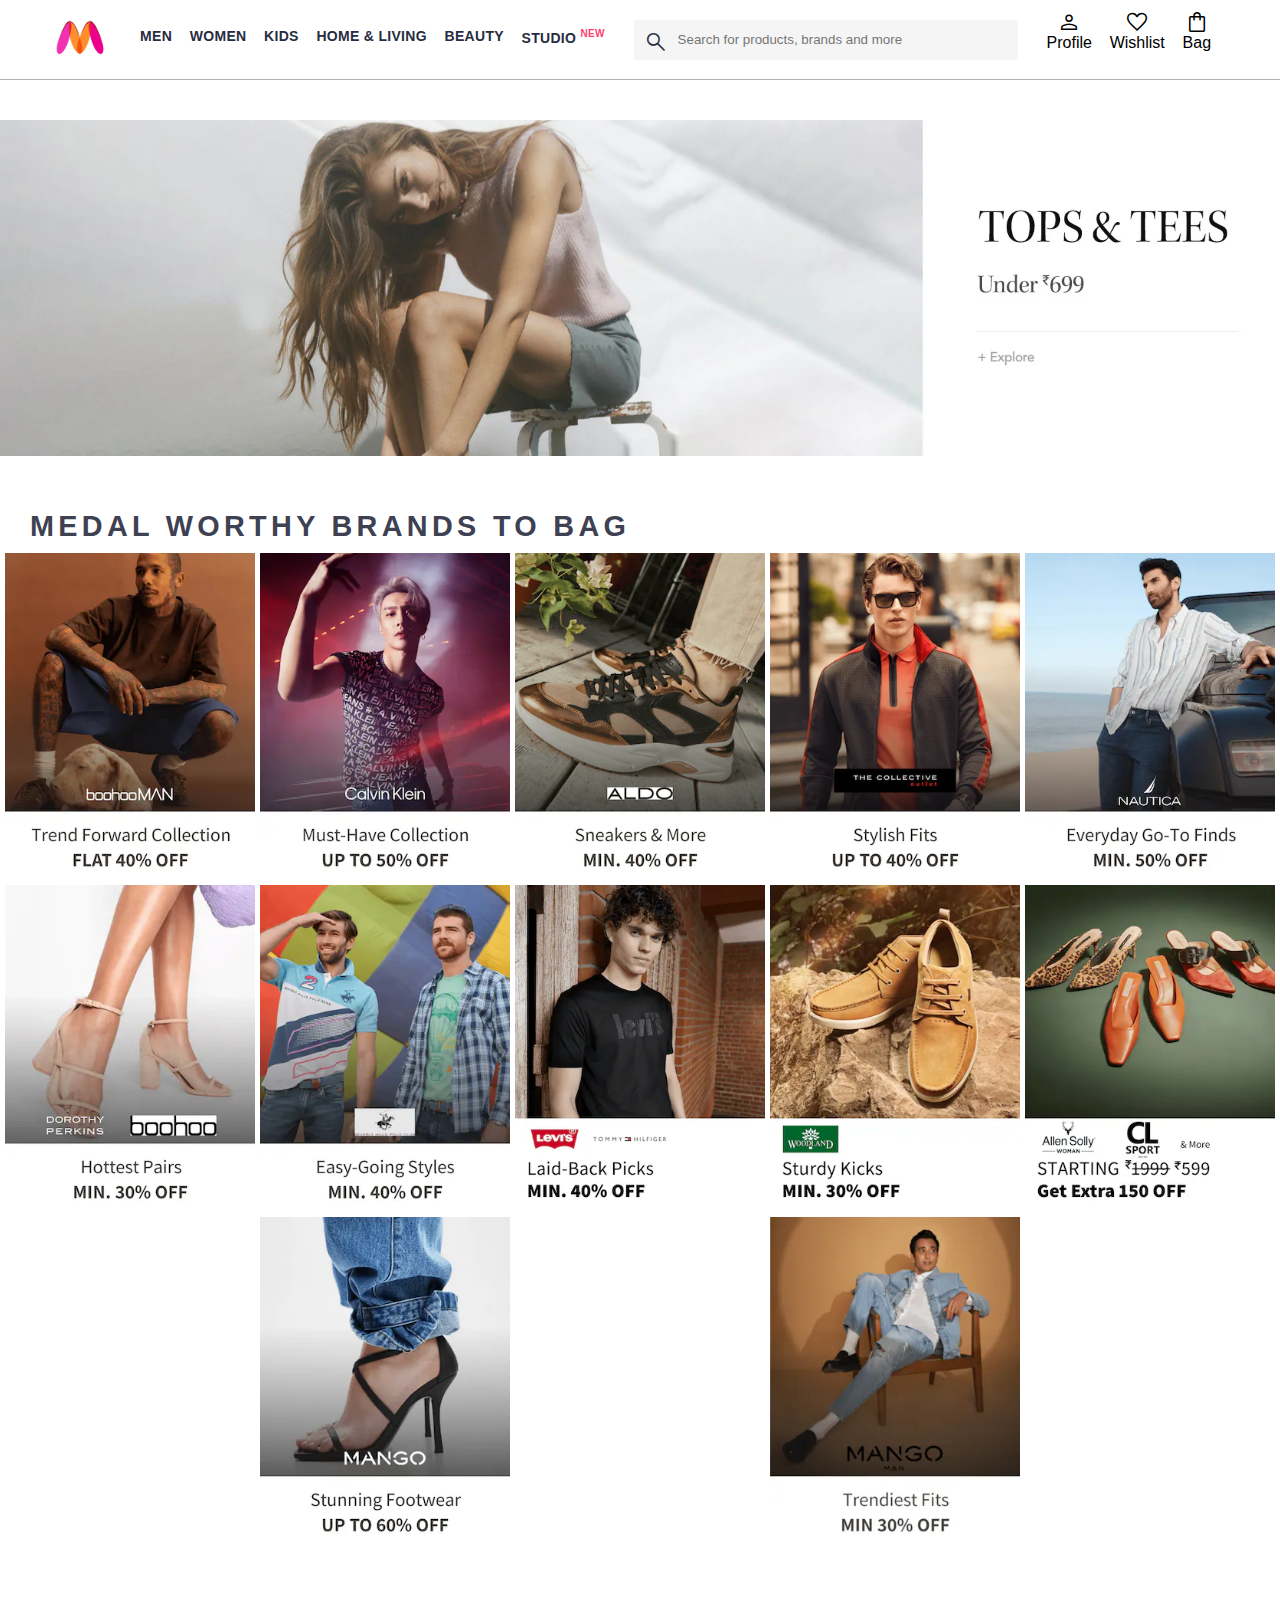
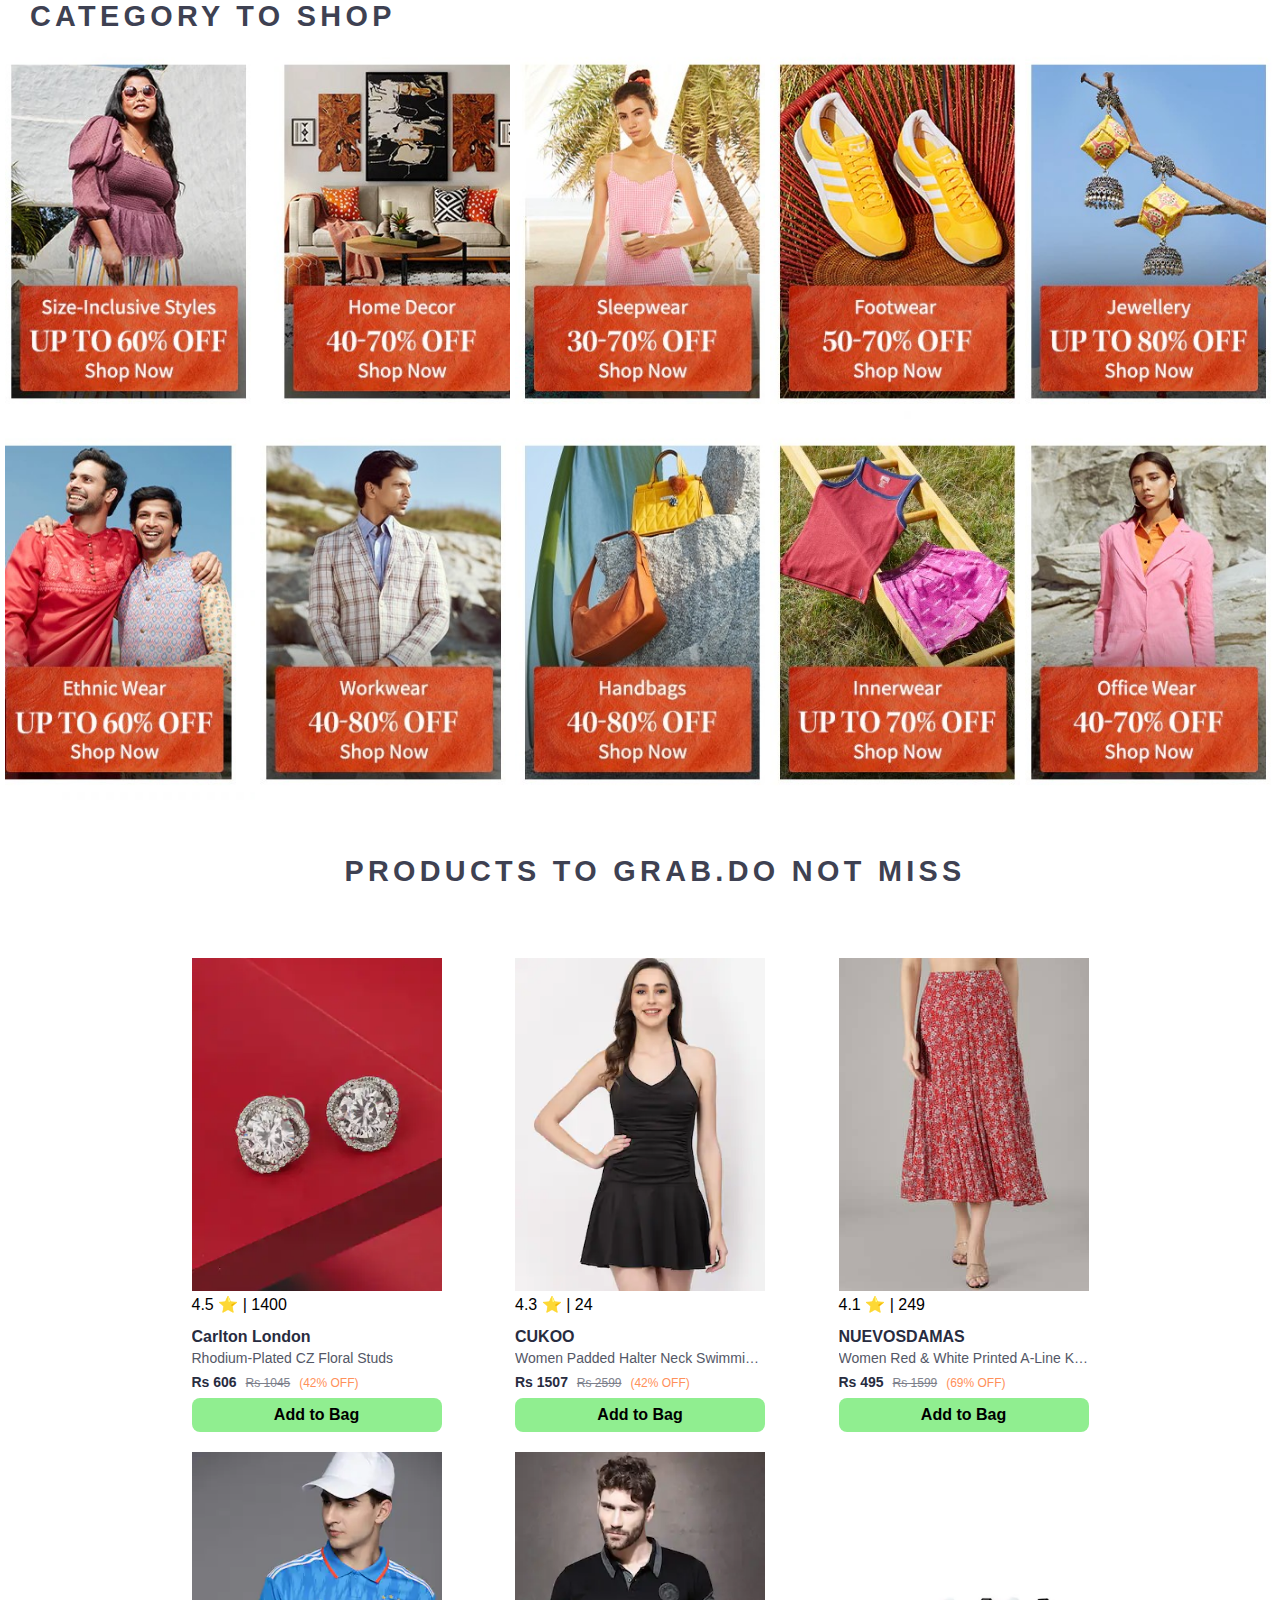
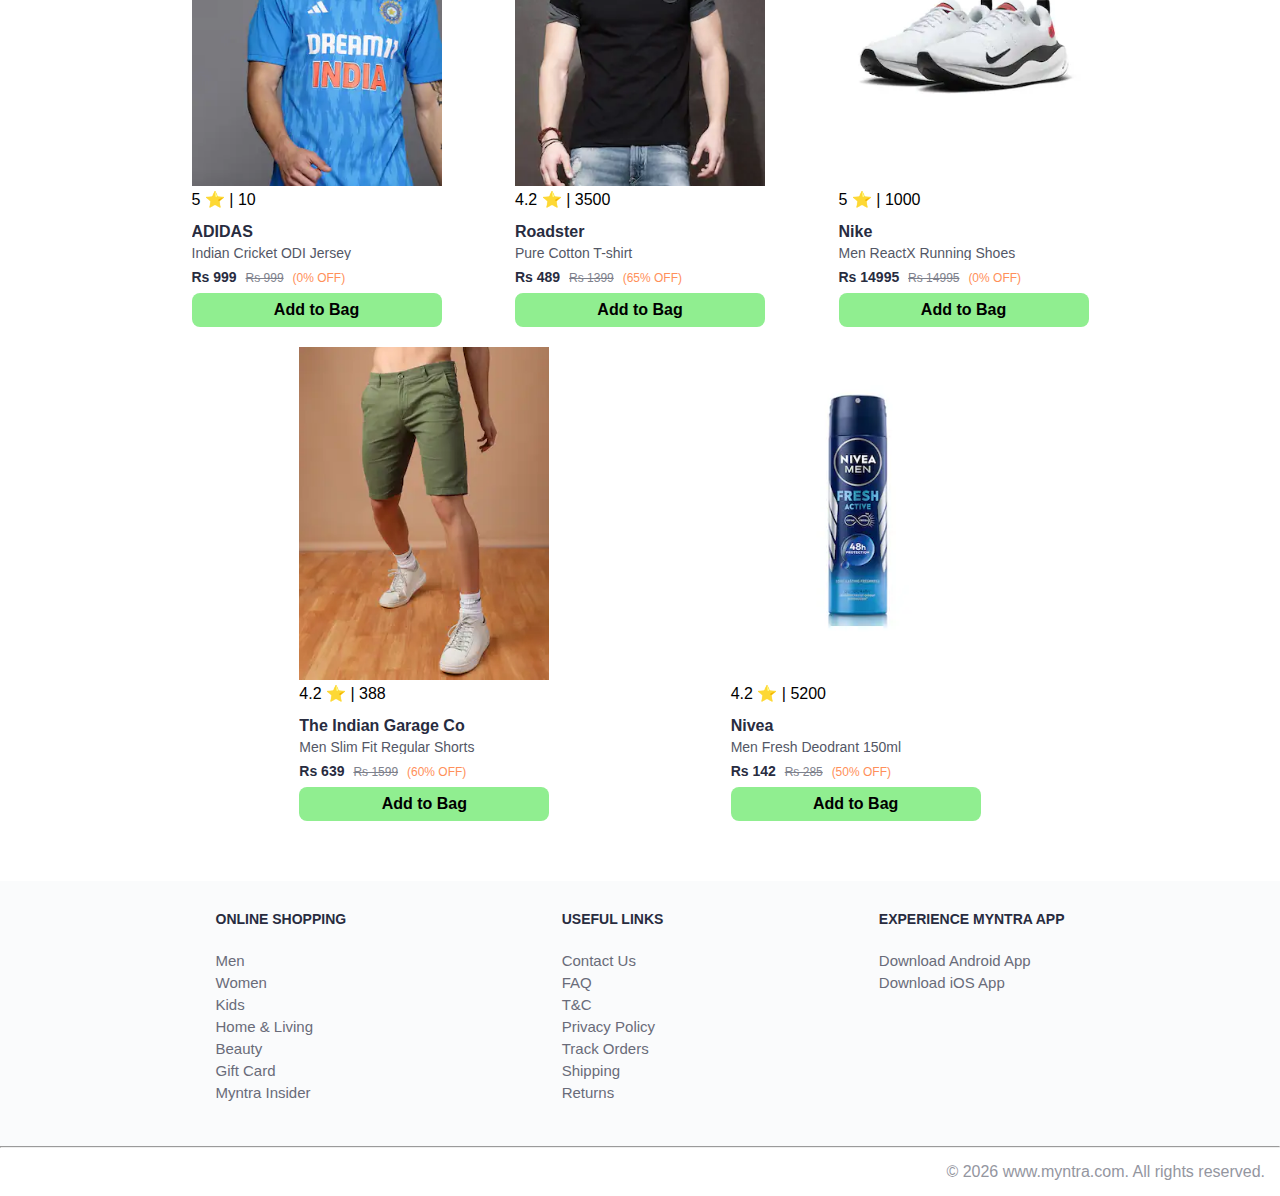
<file: index.html>
<!DOCTYPE html>
<html lang="en">
<head>
  <meta charset="UTF-8">
  <meta name="viewport" content="width=device-width, initial-scale=1.0">
  <title>Myntra Clone</title>
  <link rel="stylesheet" href="css/index.css">
  <link rel="stylesheet" href="https://fonts.googleapis.com/css2?family=Material+Symbols+Outlined:opsz,wght,FILL,GRAD@20..48,100..700,0..1,-50..200" />
</head>
<body>
  <header>
    <div class="logo_container">
      <a href="index.html"><img class="myntra_home" src="images/myntra_logo.webp" alt="Myntra Home"></a>
    </div>
    <nav class="nav_bar">
      <a href="#">Men</a>
      <a href="#">Women</a>
      <a href="#">Kids</a>
      <a href="#">Home & Living</a>
      <a href="#">Beauty</a>
      <a href="#">Studio <sup>New</sup></a>
    </nav>
    <div class="search_bar">
      <label for="search_input" class="material-symbols-outlined search_icon">search</label>
      <input id="search_input" class="search_input" type="text" placeholder="Search for products, brands and more">
    </div>
    <div class="action_bar">
      <div class="action_container">
        
        <span class="material-symbols-outlined action_icon">person</span>
        <span class="action_name">Profile</span>
      </div>
      <div class="action_container">
        <span class="material-symbols-outlined action_icon">favorite</span>
        <span class="action_name">Wishlist</span>
      </div>
      <a class="action_container" href="pages/bag.html">
        <span class="material-symbols-outlined action_icon">shopping_bag</span>
        <span class="action_name">Bag</span>
        <span class="bag-item-count">0</span>
      </a>
    </div>
  </header>

  <main>
            <div class="banner">
            <img  class="banner-image"src="images/banner.jpg" alt="main banner">
        </div>
        <div class="category-heading">MEDAL WORTHY BRANDS TO BAG</div>
        <div class="category-item">
            <a href="#"><img class="sale-items" src="images/offers/1.png"></a>
            <a href="#"><img class="sale-items" src="images/offers/2.png"></a>
            <a href="#"><img class="sale-items" src="images/offers/3.png"></a>
            <a href="#"><img class="sale-items" src="images/offers/4.png"></a>
            <a href="#"><img class="sale-items" src="images/offers/5.png"></a>
            <a href="#"><img class="sale-items" src="images/offers/6.png"></a>
            <a href="#"><img class="sale-items" src="images/offers/7.png"></a>
            <a href="#"><img class="sale-items" src="images/offers/8.png"></a>
            <a href="#"><img class="sale-items" src="images/offers/9.png"></a>
            <a href="#"><img class="sale-items" src="images/offers/10.png"></a>
            <a href="#"><img class="sale-items" src="images/offers/11.png"></a>
            <a href="#"><img class="sale-items" src="images/offers/12.png"></a>
        </div>
        <div class="category-heading">CATEGORY TO SHOP</div>
        <div class="category-item">
            <a href="#"><img class="sale-items" src="images/category/1.jpg"></a>
            <a href="#"><img class="sale-items" src="images/category/2.jpg"></a>
            <a href="#"><img class="sale-items" src="images/category/3.jpg"></a>
            <a href="#"><img class="sale-items" src="images/category/4.jpg"></a>
            <a href="#"><img class="sale-items" src="images/category/5.jpg"></a>
            <a href="#"><img class="sale-items" src="images/category/6.jpg"></a>
            <a href="#"><img class="sale-items" src="images/category/7.jpg"></a>
            <a href="#"><img class="sale-items" src="images/category/8.jpg"></a>
            <a href="#"><img class="sale-items" src="images/category/9.jpg"></a>
            <a href="#"><img class="sale-items" src="images/category/10.jpg"></a>
          <div class="category-heading">Products To Grab.Do Not Miss</div>
      </main>
    <div class="items-container">
      <!-- Products injected by index.js -->
    </div>
  </main>

  <footer>
    <div class="footer_container">
      <div class="footer_column">
        <h3>ONLINE SHOPPING</h3>
        <a href="#">Men</a>
        <a href="#">Women</a>
        <a href="#">Kids</a>
        <a href="#">Home & Living</a>
        <a href="#">Beauty</a>
        <a href="#">Gift Card</a>
        <a href="#">Myntra Insider</a>
      </div>
      <div class="footer_column">
        <h3>USEFUL LINKS</h3>
        <a href="#">Contact Us</a>
        <a href="#">FAQ</a>
        <a href="#">T&C</a>
        <a href="#">Privacy Policy</a>
        <a href="#">Track Orders</a>
        <a href="#">Shipping</a>
        <a href="#">Returns</a>
      </div>
      <div class="footer_column">
        <h3>EXPERIENCE MYNTRA APP</h3>
        <a href="#">Download Android App</a>
        <a href="#">Download iOS App</a>
      </div>
    </div>
    <hr>
    <div class="copyright">© 2026 www.myntra.com. All rights reserved.</div>

  </footer>

  <script src="data/items.js"></script>
  <script src="script/index.js"></script>
</body>
</html>
</file>
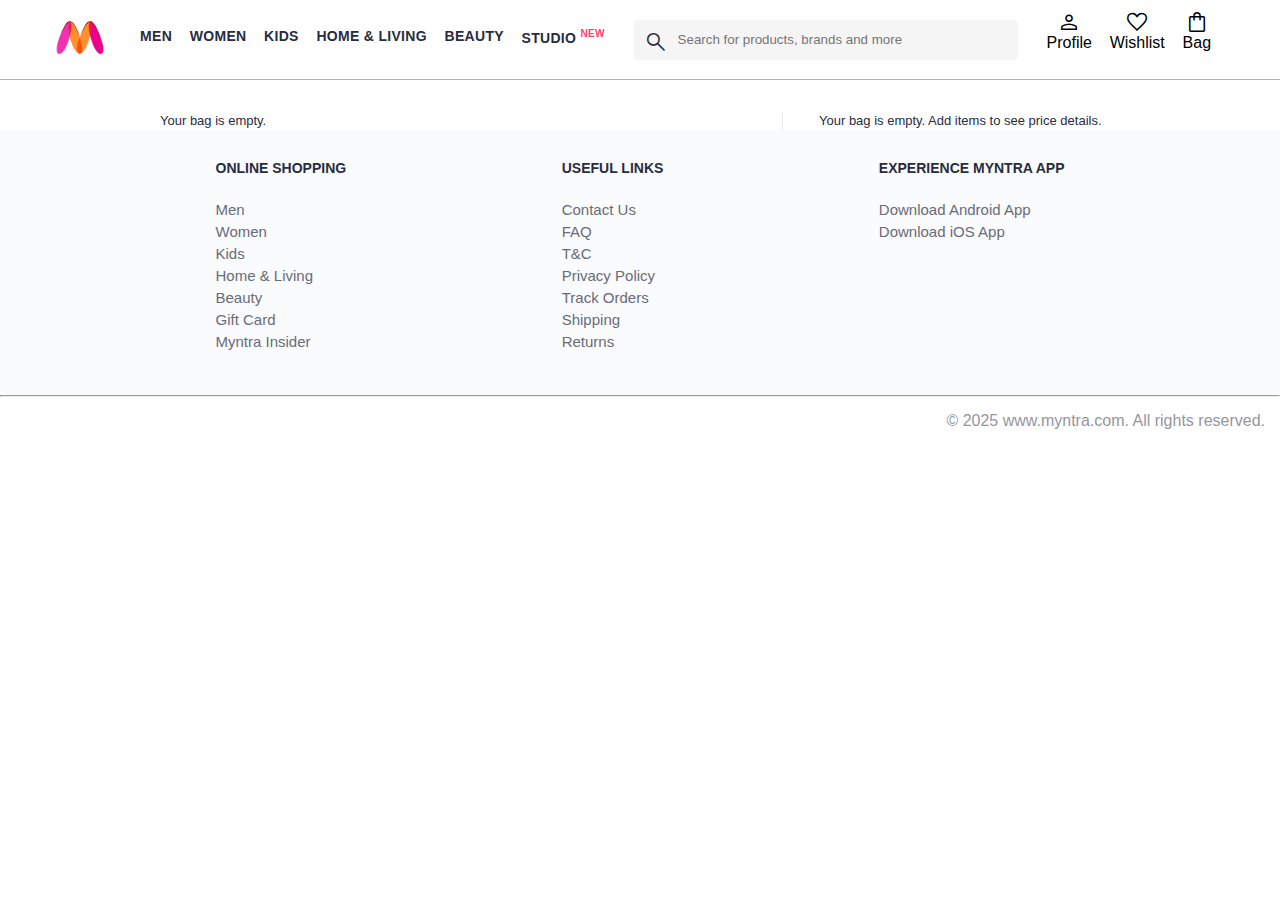
<file: pages/bag.html>
<!DOCTYPE html>
<html lang="en">
<head>
  <meta charset="UTF-8" />
  <meta name="viewport" content="width=device-width, initial-scale=1.0" />
  <title>Myntra Clone - Bag</title>
  <link rel="stylesheet" href="../css/index.css" />
  <link rel="stylesheet" href="../css/bag.css" />
  <link rel="stylesheet" href="https://fonts.googleapis.com/css2?family=Material+Symbols+Outlined:opsz,wght,FILL,GRAD@20..48,100..700,0..1,-50..200" />
</head>
<body>
  <header>
    <div class="logo_container">
      <a href="../index.html"><img class="myntra_home" src="../images/myntra_logo.webp" alt="Myntra Home" /></a>
    </div>
    <nav class="nav_bar">
      <a href="#">Men</a>
      <a href="#">Women</a>
      <a href="#">Kids</a>
      <a href="#">Home & Living</a>
      <a href="#">Beauty</a>
      <a href="#">Studio <sup>New</sup></a>
    </nav>
    <div class="search_bar">
      <label for="search_input" class="material-symbols-outlined search_icon">search</label>
      <input id="search_input" class="search_input" type="text" placeholder="Search for products, brands and more" />
    </div>
    <div class="action_bar">
      <div class="action_container">
        <span class="material-symbols-outlined action_icon">person</span>
        <span class="action_name">Profile</span>
      </div>
      <div class="action_container">
        <span class="material-symbols-outlined action_icon">favorite</span>
        <span class="action_name">Wishlist</span>
      </div>
      <a class="action_container" href="bag.html">
        <span class="material-symbols-outlined action_icon">shopping_bag</span>
        <span class="action_name">Bag</span>
        <span class="bag-item-count">0</span>
      </a>
    </div>
  </header>

  <main>
    <div class="bag-page">
      <div class="bag-items-container">
        <!-- Bag items will be injected by bag.js -->
      </div>
      <div class="bag-summary">
        <!-- Summary will be injected by bag.js -->
      </div>
    </div>
  </main>

  <footer>
    <div class="footer_container">
      <div class="footer_column">
        <h3>ONLINE SHOPPING</h3>
        <a href="#">Men</a>
        <a href="#">Women</a>
        <a href="#">Kids</a>
        <a href="#">Home & Living</a>
        <a href="#">Beauty</a>
        <a href="#">Gift Card</a>
        <a href="#">Myntra Insider</a>
      </div>

      <div class="footer_column">
        <h3>USEFUL LINKS</h3>
        <a href="#">Contact Us</a>
        <a href="#">FAQ</a>
        <a href="#">T&C</a>
        <a href="#">Privacy Policy</a>
        <a href="#">Track Orders</a>
        <a href="#">Shipping</a>
        <a href="#">Returns</a>
      </div>

      <div class="footer_column">
        <h3>EXPERIENCE MYNTRA APP</h3>
        <a href="#">Download Android App</a>
        <a href="#">Download iOS App</a>
      </div>
    </div>
    <hr />
    <div class="copyright">
      © 2025 www.myntra.com. All rights reserved.
    </div>
  </footer>

  <script src="../data/items.js"></script>
  <script src="../script/index.js"></script>
  <script src="../script/bag.js"></script>
</body>
</html>
</file>
<file: css/index.css>
* {
    margin: 0;
    padding: 0;
    font-family: Assistant, -apple-system, BlinkMacSystemFont, Segoe UI, Roboto, Helvetica, Arial, sans-serif;
    box-sizing: border-box;
}

/* Header */
header {
    display: flex;
    background-color: #ffffff;
    height: 80px;
    justify-content: space-between;
    align-items: center;
    border-bottom: 1px solid #b6b1b1;
}
.myntra_home {
    height: 45px;
}
.logo_container {
    margin-left: 4%;
}
.action_bar {
    display: flex;
    min-width: 200px;
    justify-content: space-evenly;
    margin-right: 4%;
}
.action_container {
    display: flex;
    flex-direction: column;
    align-items: center;
    text-decoration: none;
}
a.action_container:link {
    color: black;
}

/* Navbar */
.nav_bar {
    display: flex;
    min-width: 500px;
    justify-content: space-evenly;
}
.nav_bar a {
    font-size: 14px;
    letter-spacing: .3px;
    color: #282c3f;
    font-weight: 700;
    text-transform: uppercase;
    text-decoration: none;
    padding: 28px 0;
    border-bottom: 5px solid #ffffff;
}
.nav_bar a:hover {
    border-bottom: 4px solid #f54e77;
}
.nav_bar a sup {
    color: #ff3f6c;
    font-size: 10px;
}

/* Search */
.search_bar {
    height: 40px;
    min-width: 200px;
    width: 30%;
    display: flex;
    align-items: center;
}
.search_icon {
    box-sizing: content-box;
    height: 20px;
    padding: 10px;
    background-color: #f5f5f6;
    color: #282c3f;
    font-weight: 300;
    border-radius: 4px 0 0 4px;
}
.search_input {
    color: #696e79;
    background-color: #f5f5f6;
    flex-grow: 1;
    height: 40px;
    border: 0;
    border-radius: 0 4px 4px 0;
}

/* Banner */
.banner_container {
    margin: 40px 0;
}
.banner_image {
    width: 100%;
}

/* Category */
.category_heading {
    text-transform: uppercase;
    color: #3e4152;
    letter-spacing: .15em;
    font-size: 1.8em;
    margin: 50px 0 10px 30px;
    max-height: 5em;
    font-weight: 700;
}
.category-items, .items-container {
    width: 80%;
    margin: 50px 10%;
    display: flex;
    flex-wrap: wrap;
    justify-content: space-evenly;
}

/* Items */
.item-container {
    width: 250px;
    margin: 10px;
}
.item-image {
    width: 100%;
}
.company-name {
    margin-top: 15px;
    font-size: 16px;
    font-weight: 700;
    line-height: 1;
    color: #282c3f;
    margin-bottom: 6px;
    overflow: hidden;
    text-overflow: ellipsis;
    white-space: nowrap;
}
.item-name {
    color: #535766;
    font-size: 14px;
    line-height: 1;
    margin-bottom: 0;
    margin-top: 0;
    overflow: hidden;
    text-overflow: ellipsis;
    white-space: nowrap;
    font-weight: 400;
    display: block;
}
.price {
    margin-top: 10px;
    font-size: 14px;
    line-height: 15px;
    color: #282c3f;
    white-space: nowrap;
}
.current-price {
    font-size: 14px;
    font-weight: 700;
    color: #282c3f;
}
.original-price {
    text-decoration: line-through;
    color: #7e818c;
    font-weight: 400;
    margin-left: 5px;
    font-size: 12px;
}
.discount {
    color: #ff905a;
    font-weight: 400;
    font-size: 12px;
    margin-left: 5px;
}

/* Buttons */
.btn-add-bag, .btn-place-order {
    background-color: lightgreen;
    border: none;
    padding: 8px 15px;
    border-radius: 8px;
    width: 100%;
    margin-top: 7px;
    font-size: 16px;
    font-weight: 600;
    cursor: pointer;
}
.btn-place-order {
    background-color: rgb(255, 63, 108);
    color: white;
}

/* Bag Item Count */
.bag-item-count {
    background-color: #f16565;
    white-space: nowrap;
    text-align: center;
    line-height: 18px;
    padding: 0 6px;
    height: 18px;
    position: relative;
    border-radius: 50%;
    font-size: 12px;
    color: #fff;
    left: 13px;
    top: -44px;
    font-weight: 700;
    cursor: pointer;
}

/* Footer */
.footer_container {
    padding: 30px 0px 40px 0px;
    background: #FAFBFC;
    display: flex;
    justify-content: space-evenly;
}
.footer_column {
    display: flex;
    flex-direction: column;
}
.footer_column h3 {
    color: #282c3f;
    font-size: 14px;
    margin-bottom: 25px;
}
.footer_column a {
    color: #696b79;
    font-size: 15px;
    text-decoration: none;
    padding-bottom: 5px;
}
.copyright {
    color: #94969f;
    text-align: end;
    padding: 15px;
}

/* Icons */
.material-symbols-outlined {
    font-variation-settings: 'FILL' 0, 'wght' 400, 'GRAD' 0, 'opsz' 48;
}
 /* banner and discount css*/
 *{
    margin: 0;
    padding: 0;
    font-family: Assistant, -apple-system, BlinkMacSystemFont, Segoe UI, Roboto, Helvetica, Arial, sans-serif;
    box-sizing: border-box;
}
header {
    display: flex;
    background-color:white;
    height:80px ;
    justify-content: space-between;
    align-items: center;
    border-bottom: 1px solid #b6b1b1;
}
.myntra-logo {
    height: 45px;
}
.logo-container{
    margin-left: 4%;
}
.action-bar {
    margin-right: 4%;
}
.nav-bar{

    display: flex;
    min-width: 500px;
    justify-content: space-evenly;
}
.nav-bar a {
    font-size: 14px;
    letter-spacing: .3px;
    color: #282c3f;
    font-weight: 700;
    text-transform: uppercase;
    text-decoration: none;
    padding: 28px 0;
    border-bottom:5px solid #ffffff;
}
.nav-bar a:hover{
    border-bottom:5px solid #f53b66;
}
nav a sup {
    color:#ff3f6c ;
    font-size: 10px;
}
.search-bar{
        height: 40px;
        min-width:200px;
        width: 30%;
        display: flex;
        align-items: center;
}
.search-icon{
    box-sizing: content-box;
    height: 20px;
    padding: 10px;
    color: #282c3f;
    font-weight: 300;
    background-color: #f5f5f6;
    border-radius: 4px 0 0 4px;
}
.search-input{
    color: #696e79;
    background-color: #f5f5f6;
    flex-grow: 1;
    height: 40px;
    border: 0;
    border-radius: 0 4px 4px 0;
}
.action-bar {
    display: flex;
    min-width: 200px;
    justify-content: space-evenly;
}
.action-container{
    display: flex;
    flex-direction: column;
    align-items: center;
}
/*main section*/
.banner{
    margin: 40px 0;
}
.banner-image {
    width: 100%;
}
.category-heading{
    text-transform: uppercase;
    color: #3e4152;
    letter-spacing:.15em ;
    font-size: 1.8em;
    margin: 50px 0 10px 30px ;
    max-height: 5em;
    font-weight: 700;
}
.category-item{
    display: flex;
    flex-wrap: wrap;
    justify-content: space-evenly;
}
.sale-items{
     width: 250px;
}
.footer-container{
    padding: 30px 0 40px 0;
    background-color: #fafbfc;
    display: flex;
    justify-content: space-evenly;
}
.footer-column {
    display: flex;
    flex-direction: column;
}
.footer-column a{
   color: #696b79;
   font-size: 15px;
   text-decoration: none;
   padding-bottom: 5px;
}
.footer-column h3 {
    color: #282c3f;
    font-size: 14px;
    margin-bottom: 25px;
}
.copyright{
    text-align: end;
    color: #94969f;
    padding: 15px;
}
</file>
<file: css/bag.css>
.bag-page {
  width: 75%;
  margin: 0 auto;
  display: flex;
  gap: 20px;
  padding-top: 32px;
  color: #282c3f;
  font-size: 13px;
  line-height: 1.4;
}

/* Items Section */
.bag-items-container {
  flex: 2;
  padding-right: 20px;
  border-right: 1px solid #eaeaec;
}

/* Summary Section */
.bag-summary {
  flex: 1;
  padding-left: 16px;
  font-size: 13px;
  line-height: 1.4;
}

.bag-details-container {
  margin-bottom: 16px;
}

.price-header {
  font-size: 12px;
  font-weight: 700;
  margin: 24px 0 16px;
  color: #535766;
}

.price-item {
  display: flex;
  justify-content: space-between;
  margin-bottom: 12px;
  font-size: 14px;
  color: #282c3f;
}

.priceDetail-base-discount {
  color: #03a685;
}

.price-footer {
  font-weight: 700;
  font-size: 15px;
  padding-top: 16px;
  border-top: 1px solid #eaeaec;
  color: #3e4152;
}

/* Button unified with index.css */
.btn-place-order {
  width: 100%;
  letter-spacing: 1px;
  font-size: 16px;
  font-weight: 600;
  border-radius: 8px;
  border: none;
  padding: 10px 16px;
  background-color: rgb(255, 63, 108);
  color: #fff;
  cursor: pointer;
}

/* Bag Items */
.bag-item-container {
  margin-bottom: 12px;
  background: #fff;
  font-size: 14px;
  border: 1px solid #eaeaec;
  border-radius: 4px;
  position: relative;
  display: flex;
  padding: 12px;
  gap: 12px;
}

/* Left part: image */
.item-left-part {
  background: rgb(255, 242, 223);
  height: 148px;
  width: 111px;
  flex-shrink: 0;
}

.bag-item-img {
  width: 100%;
  height: 100%;
  object-fit: cover;
}

/* Right part: details */
.item-right-part {
  flex: 1;
  display: flex;
  flex-direction: column;
  justify-content: space-between;
  min-height: 148px;
}

/* Return and delivery info */
.return-period {
  display: flex;
  font-size: 14px;
  padding-top: 8px;
}
.return-period-days {
  font-weight: 700;
  margin-right: 4px;
}

.delivery-details {
  margin-top: 5px;
  color: #282c3f;
  font-size: 12px;
  letter-spacing: -.1px;
  margin-bottom: 8px;
  line-height: 15px;
}
.delivery-details-days {
  color: #03a685;
}

/* Remove Icon */
.remove-from-cart {
  position: absolute;
  font-size: 22px;
  top: 10px;
  right: 18px;
  cursor: pointer;
  color: #555;
}
.remove-from-cart:hover {
  color: #d32f2f;
}
</file>
